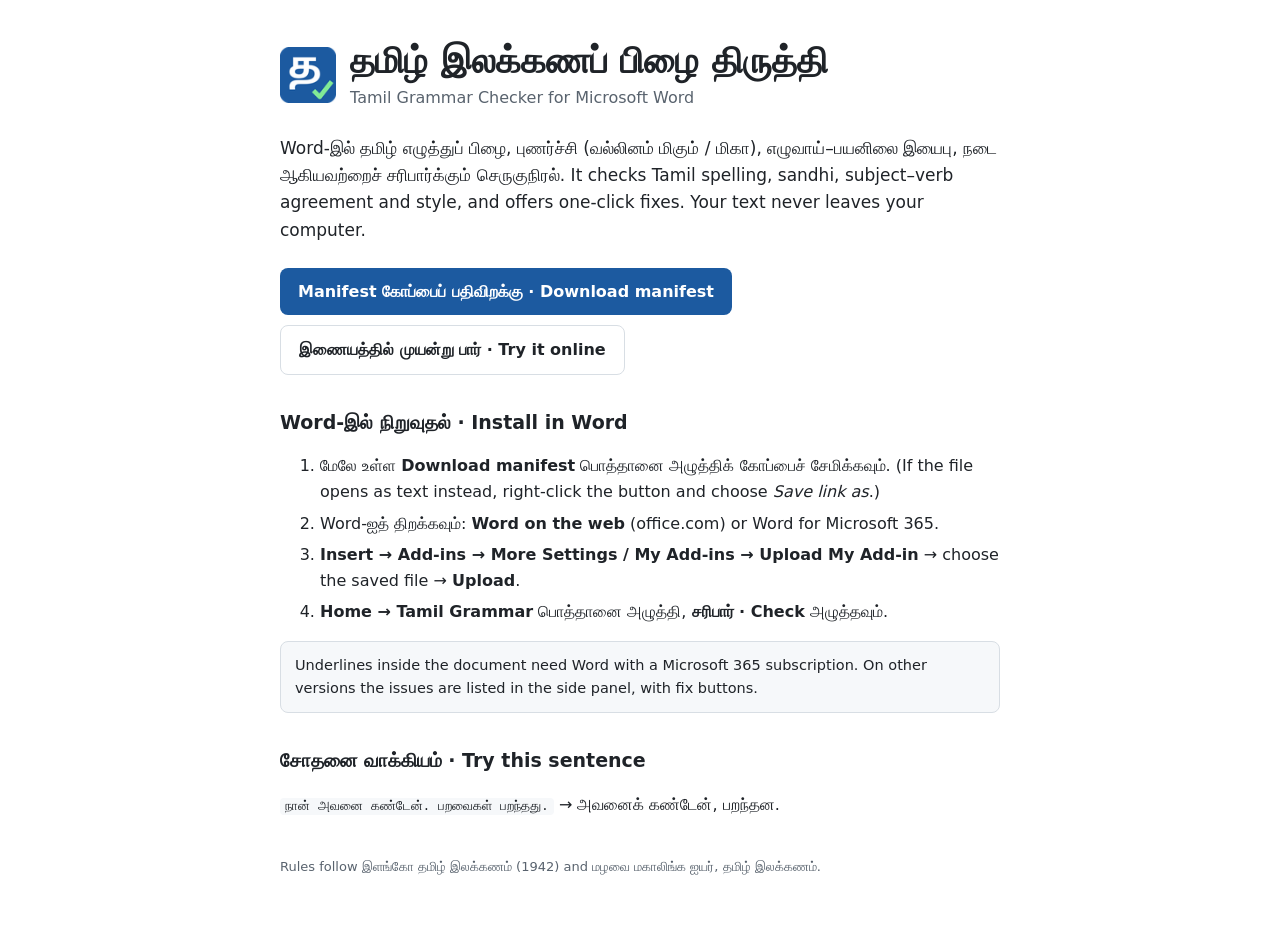
<file: index.html>
<!DOCTYPE html>
<html lang="ta">
<head>
  <meta charset="UTF-8" />
  <meta name="viewport" content="width=device-width, initial-scale=1" />
  <title>Tamil Grammar Checker for Word</title>
  <link rel="icon" href="assets/icon-32.png" />
  <style>
    :root { --ink:#1f2328; --muted:#59636e; --line:#d8dee4; --soft:#f6f8fa; --accent:#1c5aa0;
      font-family: "Nirmala UI","Latha","Tamil Sangam MN","Noto Sans Tamil","Segoe UI",system-ui,sans-serif; }
    * { box-sizing: border-box; }
    body { margin: 0; color: var(--ink); background: #fff; line-height: 1.6; }
    main { max-width: 760px; margin: 0 auto; padding: 40px 20px 60px; }
    .brand { display: flex; align-items: center; gap: 14px; }
    h1 { font-size: clamp(26px, 5vw, 36px); line-height: 1.15; margin: 0; }
    .sub { color: var(--muted); margin: 4px 0 0; }
    .lead { font-size: 17px; margin: 24px 0; }
    .buttons { display: flex; flex-wrap: wrap; gap: 10px; margin: 24px 0 32px; }
    .btn { display: inline-block; padding: 11px 18px; border-radius: 8px; font-weight: 600; text-decoration: none; }
    .primary { background: var(--accent); color: #fff; }
    .ghost { border: 1px solid var(--line); color: var(--ink); }
    h2 { font-size: 19px; margin: 32px 0 8px; }
    ol li { margin: 6px 0; }
    .note { background: var(--soft); border: 1px solid var(--line); border-radius: 8px; padding: 12px 14px; font-size: 14.5px; }
    code { background: var(--soft); padding: 1px 5px; border-radius: 4px; }
    footer { color: var(--muted); font-size: 13px; margin-top: 40px; }
  </style>
</head>
<body>
  <main>
    <div class="brand">
      <img src="assets/icon-64.png" width="56" height="56" alt="" />
      <div>
        <h1>தமிழ் இலக்கணப் பிழை திருத்தி</h1>
        <p class="sub">Tamil Grammar Checker for Microsoft Word</p>
      </div>
    </div>

    <p class="lead">Word-இல் தமிழ் எழுத்துப் பிழை, புணர்ச்சி (வல்லினம் மிகும் / மிகா), எழுவாய்–பயனிலை இயைபு, நடை ஆகியவற்றைச் சரிபார்க்கும் செருகுநிரல்.
      It checks Tamil spelling, sandhi, subject–verb agreement and style, and offers one-click fixes. Your text never leaves your computer.</p>

    <div class="buttons">
      <a class="btn primary" href="manifest.xml" download="tamil-grammar-manifest.xml">Manifest கோப்பைப் பதிவிறக்கு · Download manifest</a>
      <a class="btn ghost" href="playground.html">இணையத்தில் முயன்று பார் · Try it online</a>
    </div>

    <h2>Word-இல் நிறுவுதல் · Install in Word</h2>
    <ol>
      <li>மேலே உள்ள <b>Download manifest</b> பொத்தானை அழுத்திக் கோப்பைச் சேமிக்கவும். (If the file opens as text instead, right-click the button and choose <i>Save link as</i>.)</li>
      <li>Word-ஐத் திறக்கவும்: <b>Word on the web</b> (office.com) or Word for Microsoft 365.</li>
      <li><b>Insert → Add-ins → More Settings / My Add-ins → Upload My Add-in</b> → choose the saved file → <b>Upload</b>.</li>
      <li><b>Home → Tamil Grammar</b> பொத்தானை அழுத்தி, <b>சரிபார் · Check</b> அழுத்தவும்.</li>
    </ol>
    <p class="note">Underlines inside the document need Word with a Microsoft 365 subscription. On other versions the issues are listed in the side panel, with fix buttons.</p>

    <h2>சோதனை வாக்கியம் · Try this sentence</h2>
    <p><code>நான் அவனை கண்டேன். பறவைகள் பறந்தது.</code> → அவனைக் கண்டேன், பறந்தன.</p>

    <footer>Rules follow இளங்கோ தமிழ் இலக்கணம் (1942) and மழவை மகாலிங்க ஐயர், தமிழ் இலக்கணம்.</footer>
  </main>
</body>
</html>
</file>
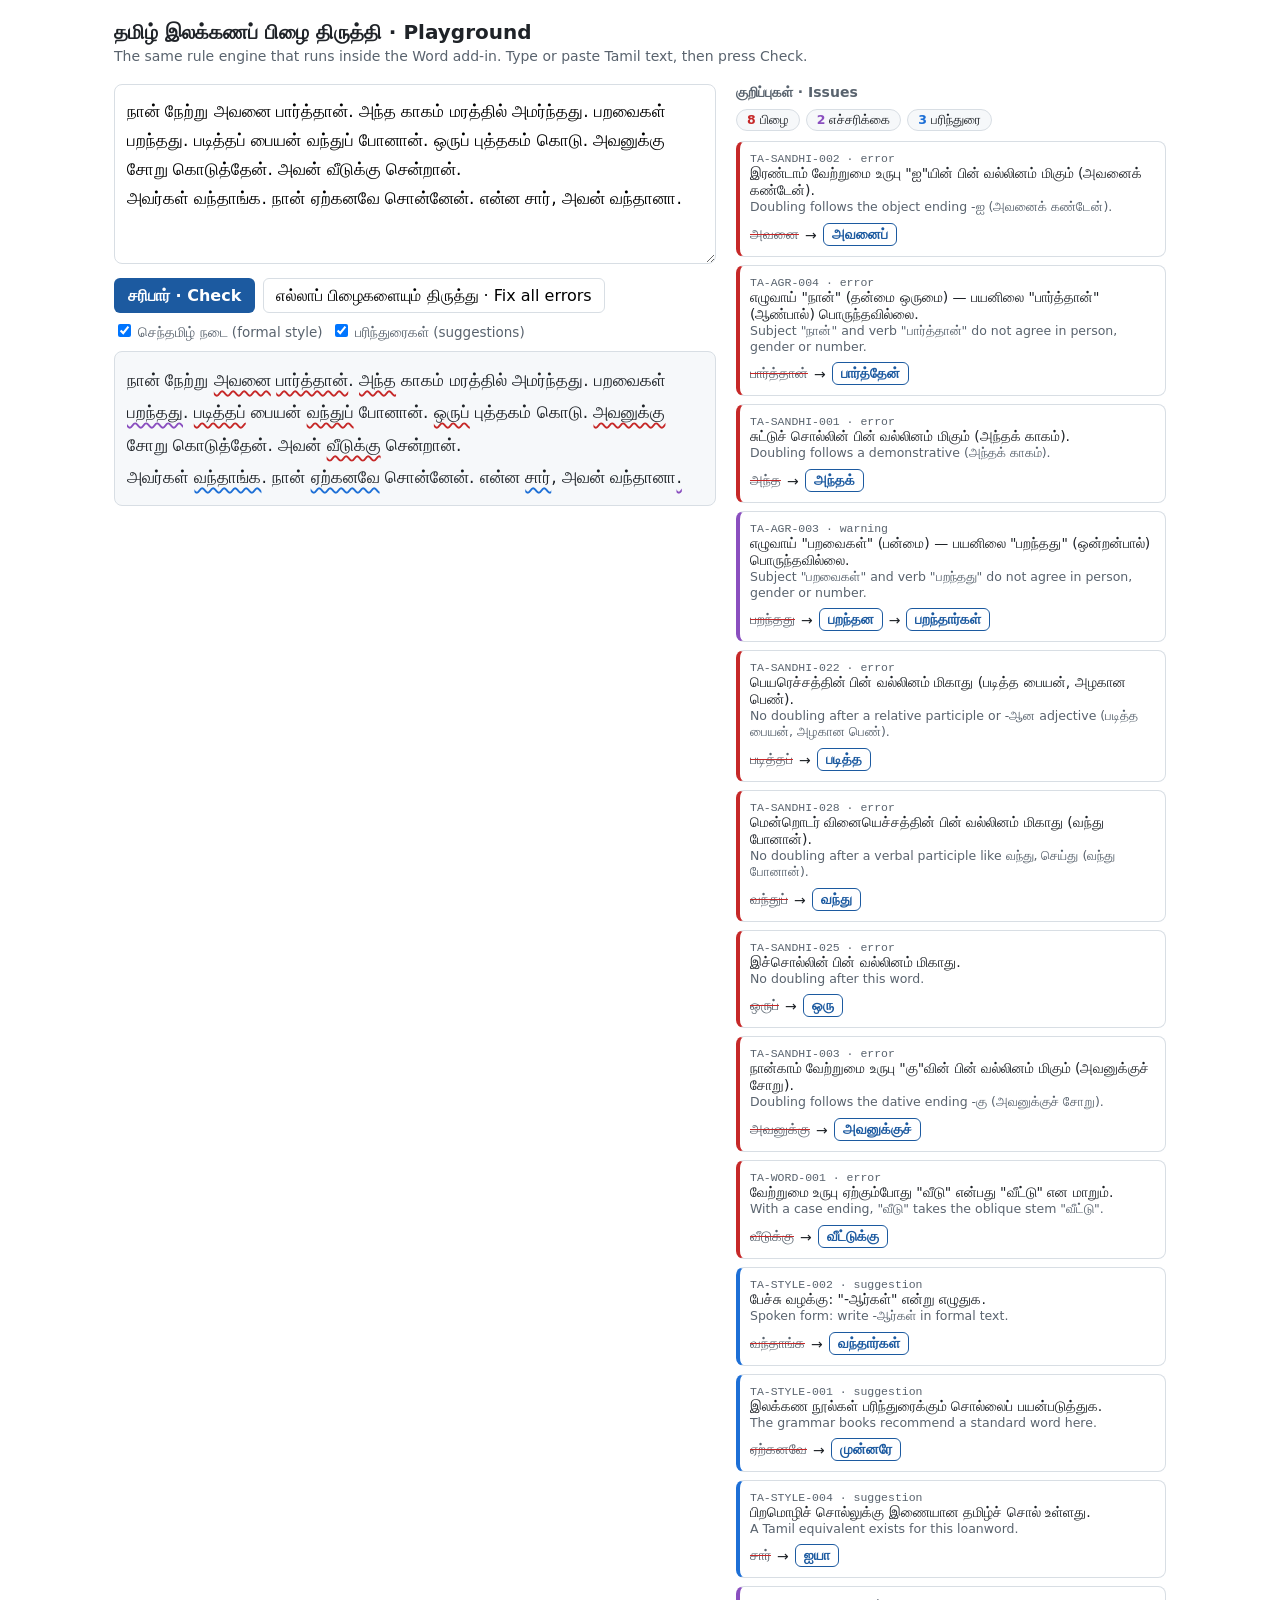
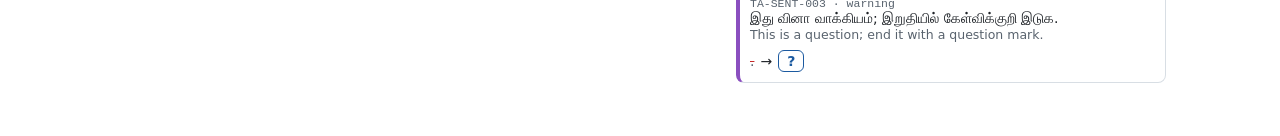
<file: playground.html>
<!DOCTYPE html>
<html lang="ta">
<head>
  <meta charset="UTF-8" />
  <meta name="viewport" content="width=device-width, initial-scale=1" />
  <title>Tamil Grammar Checker — Playground</title>
  <style>
    :root { --ink:#1f2328; --muted:#59636e; --line:#d8dee4; --soft:#f6f8fa; --accent:#1c5aa0; --error:#c62828; --warning:#8a4fbf; --suggestion:#1d6fd6;
      font-family: "Nirmala UI","Latha","Tamil Sangam MN","Noto Sans Tamil","Segoe UI",system-ui,sans-serif; }
    * { box-sizing: border-box; }
    body { margin: 0; color: var(--ink); background: #fff; }
    header { padding: 20px 24px 8px; max-width: 1100px; margin: 0 auto; }
    h1 { font-size: 20px; margin: 0 0 4px; }
    header p { margin: 0; color: var(--muted); font-size: 14px; }
    .wrap { display: grid; grid-template-columns: minmax(0, 1.4fr) minmax(0, 1fr); gap: 20px; padding: 12px 24px 32px; max-width: 1100px; margin: 0 auto; }
    @media (max-width: 800px) { .wrap { grid-template-columns: 1fr; } }
    textarea { width: 100%; min-height: 180px; font: inherit; font-size: 17px; line-height: 1.7; padding: 12px; border: 1px solid var(--line); border-radius: 8px; resize: vertical; }
    .bar { display: flex; gap: 8px; align-items: center; margin: 10px 0; flex-wrap: wrap; }
    button { font: inherit; cursor: pointer; }
    .primary { background: var(--accent); color: #fff; border: 0; border-radius: 6px; padding: 8px 14px; font-weight: 600; }
    .ghost { background: #fff; border: 1px solid var(--line); border-radius: 6px; padding: 7px 12px; }
    label { font-size: 13.5px; color: var(--muted); }
    .view { border: 1px solid var(--line); border-radius: 8px; padding: 12px; font-size: 17px; line-height: 1.9; white-space: pre-wrap; background: var(--soft); min-height: 60px; }
    .u { cursor: pointer; text-decoration: underline wavy; text-underline-offset: 4px; text-decoration-thickness: 1.5px; }
    .u.error { text-decoration-color: var(--error); }
    .u.warning { text-decoration-color: var(--warning); }
    .u.suggestion { text-decoration-color: var(--suggestion); }
    .u.active { background: #fff3c4; }
    h2 { font-size: 14px; margin: 0 0 8px; color: var(--muted); font-weight: 600; }
    .pills { display: flex; gap: 6px; margin-bottom: 10px; }
    .pill { border-radius: 999px; padding: 2px 10px; font-size: 12.5px; background: var(--soft); border: 1px solid var(--line); }
    .pill.error b { color: var(--error); } .pill.warning b { color: var(--warning); } .pill.suggestion b { color: var(--suggestion); }
    .card { border: 1px solid var(--line); border-left: 4px solid var(--muted); border-radius: 8px; padding: 10px; margin-bottom: 8px; font-size: 14px; }
    .card.error { border-left-color: var(--error); } .card.warning { border-left-color: var(--warning); } .card.suggestion { border-left-color: var(--suggestion); }
    .card.active { box-shadow: 0 0 0 2px #f2c94c; }
    .meta { font-size: 11.5px; color: var(--muted); font-family: ui-monospace, Consolas, monospace; }
    .en { color: var(--muted); font-size: 12.5px; }
    .fix { display: flex; flex-wrap: wrap; gap: 6px; align-items: center; margin-top: 8px; }
    .wrong { text-decoration: line-through; text-decoration-color: var(--error); color: var(--muted); }
    .sugg { border: 1px solid var(--accent); color: var(--accent); background: #fff; border-radius: 6px; padding: 2px 8px; font-weight: 600; }
    .sugg:hover { background: var(--accent); color: #fff; }
    .empty { color: #1a7f37; font-size: 14px; }
  </style>
</head>
<body>
  <header>
    <h1>தமிழ் இலக்கணப் பிழை திருத்தி · Playground</h1>
    <p>The same rule engine that runs inside the Word add-in. Type or paste Tamil text, then press Check.</p>
  </header>
  <div class="wrap">
    <div>
      <textarea id="input" spellcheck="false">நான் நேற்று அவனை பார்த்தான். அந்த காகம் மரத்தில் அமர்ந்தது. பறவைகள் பறந்தது. படித்தப் பையன் வந்துப் போனான். ஒருப் புத்தகம் கொடு. அவனுக்கு சோறு கொடுத்தேன். அவன் வீடுக்கு சென்றான்.
அவர்கள் வந்தாங்க. நான் ஏற்கனவே சொன்னேன். என்ன சார், அவன் வந்தானா.</textarea>
      <div class="bar">
        <button class="primary" id="run">சரிபார் · Check</button>
        <button class="ghost" id="fixall">எல்லாப் பிழைகளையும் திருத்து · Fix all errors</button>
        <label><input type="checkbox" id="formal" checked> செந்தமிழ் நடை (formal style)</label>
        <label><input type="checkbox" id="sugg" checked> பரிந்துரைகள் (suggestions)</label>
      </div>
      <div class="view" id="view"></div>
    </div>
    <div>
      <h2>குறிப்புகள் · Issues</h2>
      <div class="pills"><span class="pill error"><b id="ne">0</b> பிழை</span><span class="pill warning"><b id="nw">0</b> எச்சரிக்கை</span><span class="pill suggestion"><b id="ns">0</b> பரிந்துரை</span></div>
      <div id="cards"></div>
    </div>
  </div>
  <!--ENGINE-->
  <script src="engine/lexicon.js"></script>
  <script src="engine/checker.js"></script>
  <!--/ENGINE-->
  <script>
  (function () {
    const $ = (id) => document.getElementById(id);
    const el = (t, c, x) => { const e = document.createElement(t); if (c) e.className = c; if (x !== undefined) e.textContent = x; return e; };
    let issues = [];
    const opts = () => ({ formal: $("formal").checked, minSeverity: $("sugg").checked ? "suggestion" : "warning" });

    // check each line as its own paragraph, with offsets mapped back to the whole text
    function checkAll(text) {
      const out = []; let off = 0;
      for (const line of text.split("\n")) {
        TamilChecker.checkParagraph(line, opts()).forEach((i) => out.push(Object.assign({}, i, { start: i.start + off })));
        off += line.length + 1;
      }
      return out;
    }
    function apply(it, s) {
      const t = $("input").value;
      $("input").value = t.slice(0, it.start) + s + t.slice(it.start + it.length);
      run();
    }
    function focus(k) {
      document.querySelectorAll(".active").forEach((n) => n.classList.remove("active"));
      document.querySelectorAll('[data-k="' + k + '"]').forEach((n) => n.classList.add("active"));
      const c = document.querySelector('.card[data-k="' + k + '"]'); if (c) c.scrollIntoView({ block: "nearest", behavior: "smooth" });
    }
    function run() {
      const text = $("input").value;
      issues = checkAll(text);
      // underlined view (non-overlapping spans, earliest first)
      const view = $("view"); view.textContent = "";
      let pos = 0;
      issues.forEach((it, k) => {
        if (it.start < pos) return;
        view.append(document.createTextNode(text.slice(pos, it.start)));
        const u = el("span", "u " + it.severity, text.substr(it.start, it.length) || " ");
        u.dataset.k = k; u.title = it.message_en; u.onclick = () => focus(k);
        view.append(u); pos = it.start + it.length;
      });
      view.append(document.createTextNode(text.slice(pos)));
      // cards
      const cards = $("cards"); cards.textContent = "";
      const n = { error: 0, warning: 0, suggestion: 0 };
      issues.forEach((it, k) => {
        n[it.severity]++;
        const c = el("div", "card " + it.severity); c.dataset.k = k; c.onclick = () => focus(k);
        c.append(el("div", "meta", it.rule + " · " + it.severity));
        c.append(el("div", "", it.message_ta));
        c.append(el("div", "en", it.message_en));
        const f = el("div", "fix"); f.append(el("span", "wrong", it.text.trim() || "␣"));
        it.suggestions.slice(0, 3).forEach((s) => { const b = el("button", "sugg", s.trim() || "␣"); b.onclick = (e) => { e.stopPropagation(); apply(it, s); }; f.append("→", b); });
        c.append(f); cards.append(c);
      });
      if (!issues.length) cards.append(el("div", "empty", "பிழைகள் இல்லை ✓ No issues found."));
      $("ne").textContent = n.error; $("nw").textContent = n.warning; $("ns").textContent = n.suggestion;
    }
    function fixAll() {
      // apply first suggestion of every error, right to left so offsets stay valid
      // repeat: one fix can reveal the next (வீடுக்கு → வீட்டுக்கு → வீட்டுக்குச்)
      let t = $("input").value;
      for (let pass = 0; pass < 4; pass++) {
        const errs = checkAll(t).filter((i) => i.severity === "error" && i.suggestions.length).sort((a, b) => b.start - a.start);
        if (!errs.length) break;
        let lastStart = Infinity;
        errs.forEach((i) => { if (i.start + i.length <= lastStart) { t = t.slice(0, i.start) + i.suggestions[0] + t.slice(i.start + i.length); lastStart = i.start; } });
      }
      $("input").value = t; run();
    }
    $("run").onclick = run; $("fixall").onclick = fixAll;
    $("formal").onchange = run; $("sugg").onchange = run;
    let timer; $("input").addEventListener("input", () => { clearTimeout(timer); timer = setTimeout(run, 400); });
    run();
  })();
  </script>
</body>
</html>
</file>
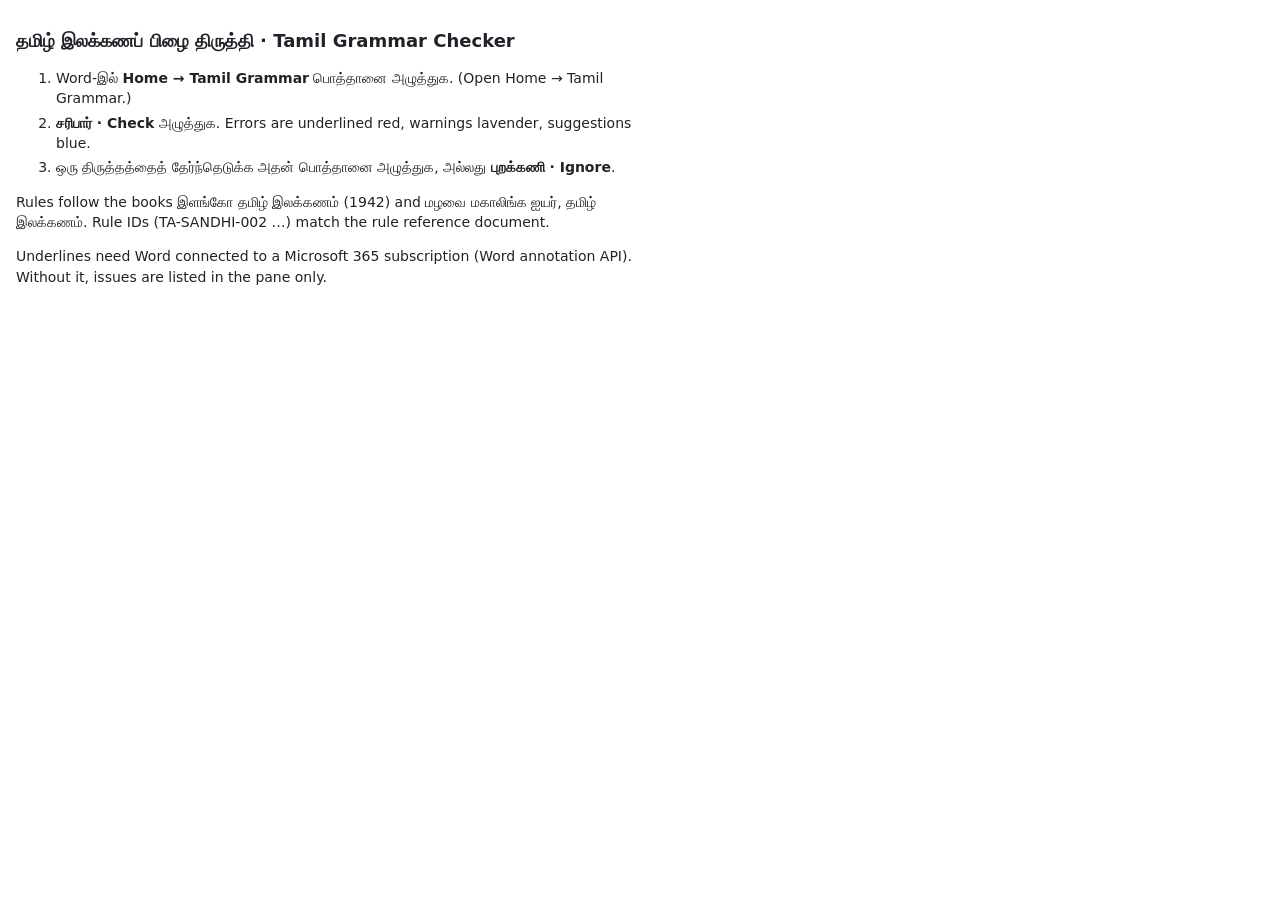
<file: taskpane/help.html>
<!DOCTYPE html>
<html lang="ta">
<head>
  <meta charset="UTF-8" />
  <title>Tamil Grammar Checker — Help</title>
  <link rel="stylesheet" href="taskpane.css" />
  <style>body{padding:16px;max-width:680px} h1{font-size:18px} li{margin:4px 0}</style>
</head>
<body>
  <h1>தமிழ் இலக்கணப் பிழை திருத்தி · Tamil Grammar Checker</h1>
  <ol>
    <li>Word-இல் <b>Home → Tamil Grammar</b> பொத்தானை அழுத்துக. (Open Home → Tamil Grammar.)</li>
    <li><b>சரிபார் · Check</b> அழுத்துக. Errors are underlined red, warnings lavender, suggestions blue.</li>
    <li>ஒரு திருத்தத்தைத் தேர்ந்தெடுக்க அதன் பொத்தானை அழுத்துக, அல்லது <b>புறக்கணி · Ignore</b>.</li>
  </ol>
  <p>Rules follow the books இளங்கோ தமிழ் இலக்கணம் (1942) and மழவை மகாலிங்க ஐயர், தமிழ் இலக்கணம். Rule IDs (TA-SANDHI-002 …) match the rule reference document.</p>
  <p>Underlines need Word connected to a Microsoft 365 subscription (Word annotation API). Without it, issues are listed in the pane only.</p>
</body>
</html>
</file>
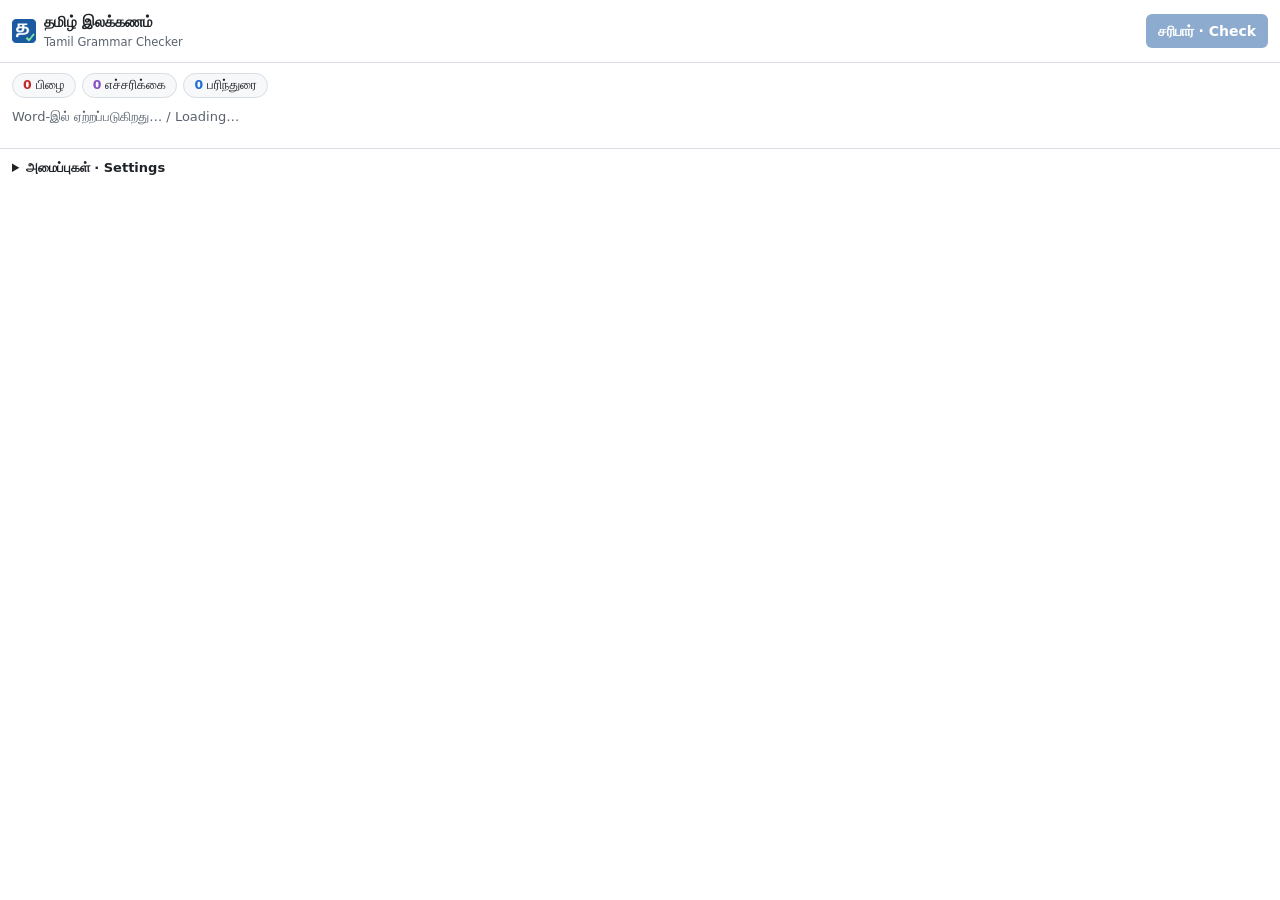
<file: taskpane/taskpane.html>
<!DOCTYPE html>
<html lang="ta">
<head>
  <meta charset="UTF-8" />
  <meta name="viewport" content="width=device-width, initial-scale=1" />
  <title>Tamil Grammar Checker</title>
  <script src="https://appsforoffice.microsoft.com/lib/1/hosted/office.js"></script>
  <link rel="stylesheet" href="taskpane.css" />
</head>
<body>
  <header class="top">
    <div class="brand">
      <img src="../assets/icon-32.png" alt="" width="24" height="24" />
      <div>
        <div class="title">தமிழ் இலக்கணம்</div>
        <div class="subtitle">Tamil Grammar Checker</div>
      </div>
    </div>
    <button id="check" class="primary" disabled>சரிபார் · Check</button>
  </header>

  <section id="summary" class="summary" hidden>
    <span class="pill error"><b id="n-error">0</b> பிழை</span>
    <span class="pill warning"><b id="n-warning">0</b> எச்சரிக்கை</span>
    <span class="pill suggestion"><b id="n-suggestion">0</b> பரிந்துரை</span>
  </section>

  <div id="status" class="status">Word-இல் ஏற்றப்படுகிறது… / Loading…</div>

  <main id="list" class="list" aria-live="polite"></main>

  <details class="settings">
    <summary>அமைப்புகள் · Settings</summary>
    <label><input type="checkbox" id="opt-formal" checked /> செந்தமிழ் நடை (flag spoken forms &amp; loanwords)</label>
    <label><input type="checkbox" id="opt-suggestions" checked /> பரிந்துரைகளைக் காட்டு (show suggestions)</label>
    <label><input type="checkbox" id="opt-live" /> தட்டச்சு செய்யும்போதே சரிபார் (check as I type)</label>
    <label><input type="checkbox" id="opt-underline" checked /> ஆவணத்தில் அடிக்கோடு (underline in document)</label>
    <p class="note" id="api-note"></p>
    <button id="reset-ignored" class="link">புறக்கணித்தவற்றை மீட்டமை · Reset ignored</button>
  </details>

  <script src="../engine/lexicon.js"></script>
  <script src="../engine/checker.js"></script>
  <script src="taskpane.js"></script>
</body>
</html>
</file>
<file: taskpane/taskpane.css>
:root {
  --ink: #1f2328;
  --muted: #59636e;
  --line: #d8dee4;
  --bg: #ffffff;
  --soft: #f6f8fa;
  --accent: #1c5aa0;
  --error: #c62828;
  --warning: #8a4fbf;
  --suggestion: #1d6fd6;
  font-family: "Nirmala UI", "Latha", "Tamil Sangam MN", "Noto Sans Tamil", "Segoe UI", system-ui, sans-serif;
}
* { box-sizing: border-box; }
body { margin: 0; color: var(--ink); background: var(--bg); font-size: 14px; line-height: 1.45; }

.top { display: flex; align-items: center; justify-content: space-between; gap: 8px; padding: 12px; border-bottom: 1px solid var(--line); position: sticky; top: 0; background: var(--bg); z-index: 2; }
.brand { display: flex; align-items: center; gap: 8px; }
.title { font-weight: 700; font-size: 15px; }
.subtitle { color: var(--muted); font-size: 11.5px; }

button { font: inherit; cursor: pointer; }
button.primary { background: var(--accent); color: #fff; border: 0; border-radius: 6px; padding: 7px 12px; font-weight: 600; white-space: nowrap; }
button.primary:disabled { opacity: .5; cursor: default; }
button.link { background: none; border: 0; color: var(--accent); padding: 0; text-decoration: underline; font-size: 12.5px; }

.summary { display: flex; gap: 6px; padding: 10px 12px 0; flex-wrap: wrap; }
.pill { border-radius: 999px; padding: 2px 10px; font-size: 12.5px; background: var(--soft); border: 1px solid var(--line); }
.pill.error b { color: var(--error); }
.pill.warning b { color: var(--warning); }
.pill.suggestion b { color: var(--suggestion); }

.status { color: var(--muted); padding: 10px 12px; font-size: 13px; }
.status.ok { color: #1a7f37; }

.list { padding: 0 12px 12px; display: flex; flex-direction: column; gap: 8px; }
.card { border: 1px solid var(--line); border-left: 4px solid var(--muted); border-radius: 8px; padding: 10px; background: var(--bg); }
.card.error { border-left-color: var(--error); }
.card.warning { border-left-color: var(--warning); }
.card.suggestion { border-left-color: var(--suggestion); }
.card:hover { background: var(--soft); }
.card .meta { display: flex; justify-content: space-between; align-items: center; gap: 6px; font-size: 11.5px; color: var(--muted); }
.card .rule { font-family: ui-monospace, Consolas, monospace; }
.card .goto { background: none; border: 0; color: var(--accent); padding: 0; font-size: 11.5px; }
.card .msg { margin: 6px 0 2px; }
.card .en { color: var(--muted); font-size: 12.5px; }
.card .fix { display: flex; flex-wrap: wrap; align-items: center; gap: 6px; margin-top: 8px; }
.card .wrong { text-decoration: line-through; text-decoration-color: var(--error); color: var(--muted); }
.card .arrow { color: var(--muted); }
.card .sugg { border: 1px solid var(--accent); color: var(--accent); background: #fff; border-radius: 6px; padding: 2px 8px; font-weight: 600; }
.card .sugg:hover { background: var(--accent); color: #fff; }
.card .ignore { margin-left: auto; background: none; border: 0; color: var(--muted); font-size: 12px; text-decoration: underline; }
.para-label { font-size: 11.5px; color: var(--muted); margin-top: 6px; }

.settings { border-top: 1px solid var(--line); padding: 10px 12px 16px; font-size: 13px; }
.settings summary { cursor: pointer; font-weight: 600; margin-bottom: 6px; }
.settings label { display: block; margin: 6px 0; }
.note { color: var(--muted); font-size: 12px; }
</file>
